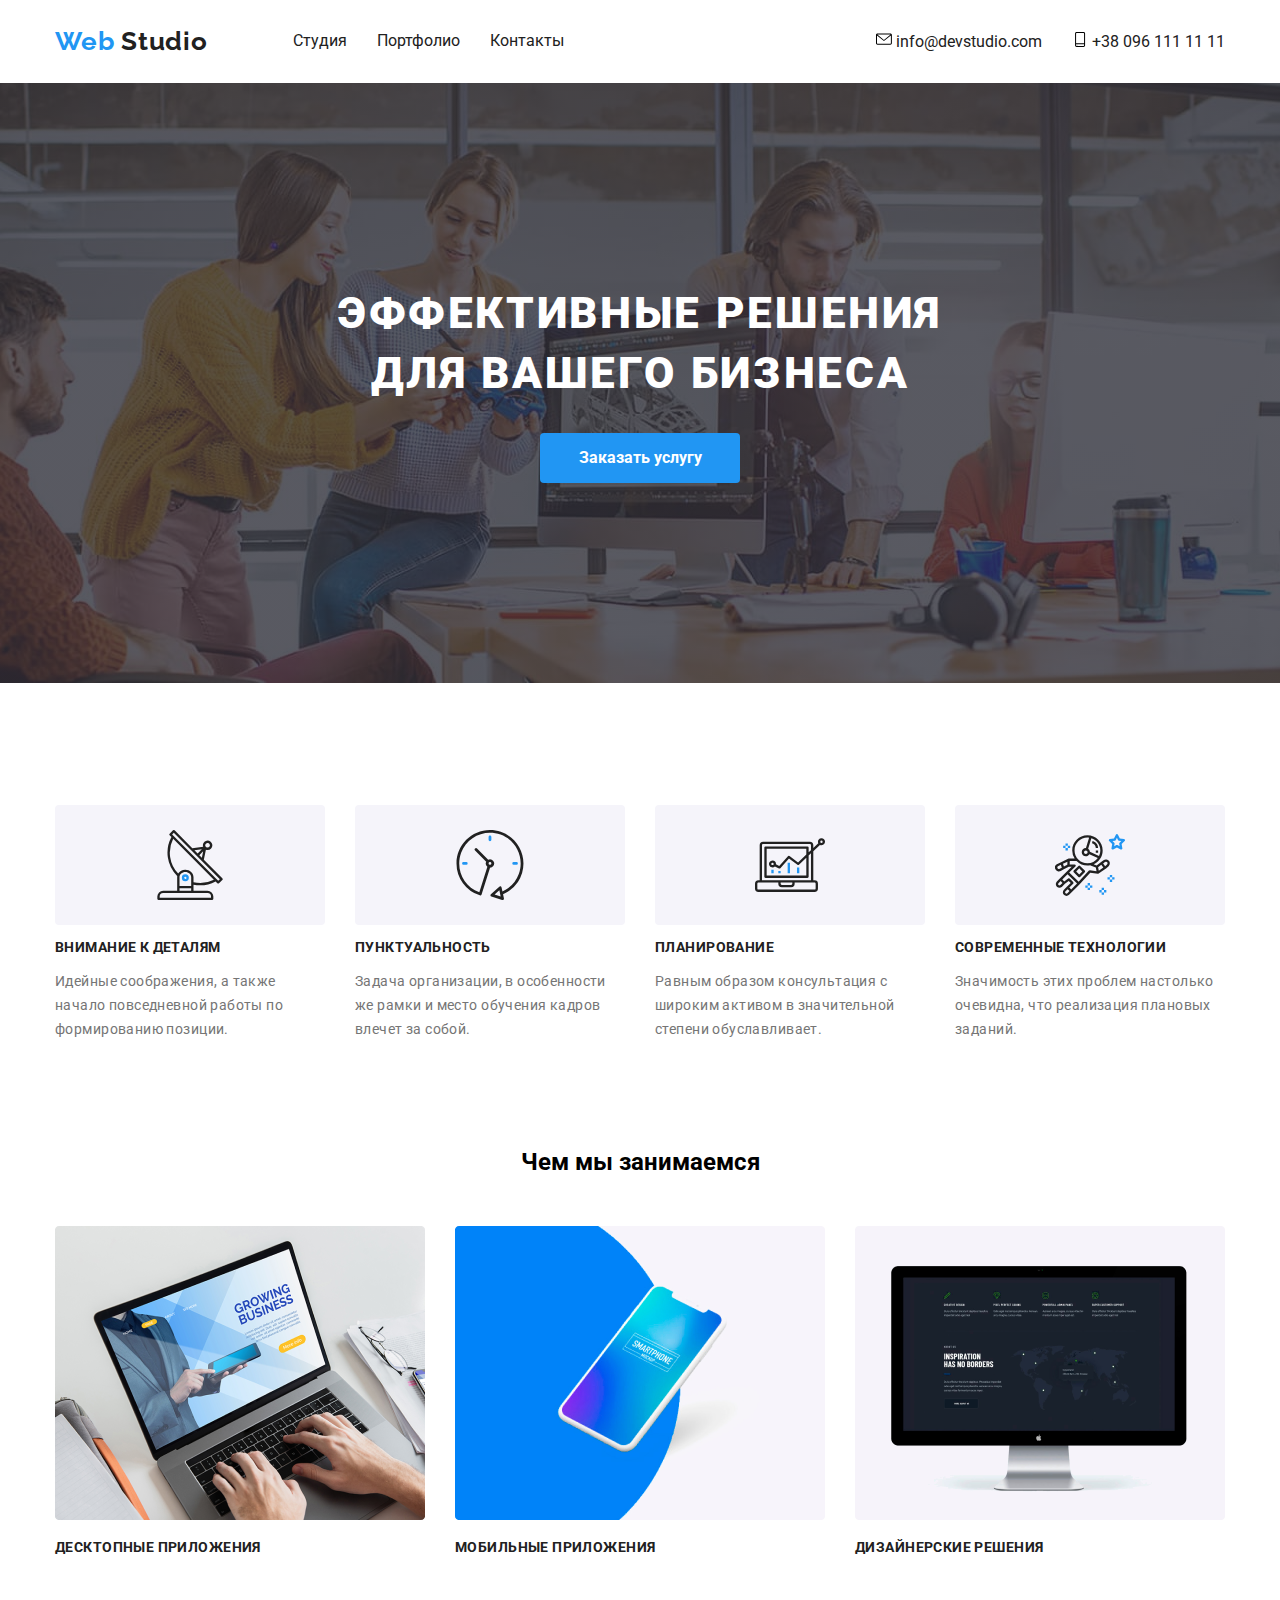
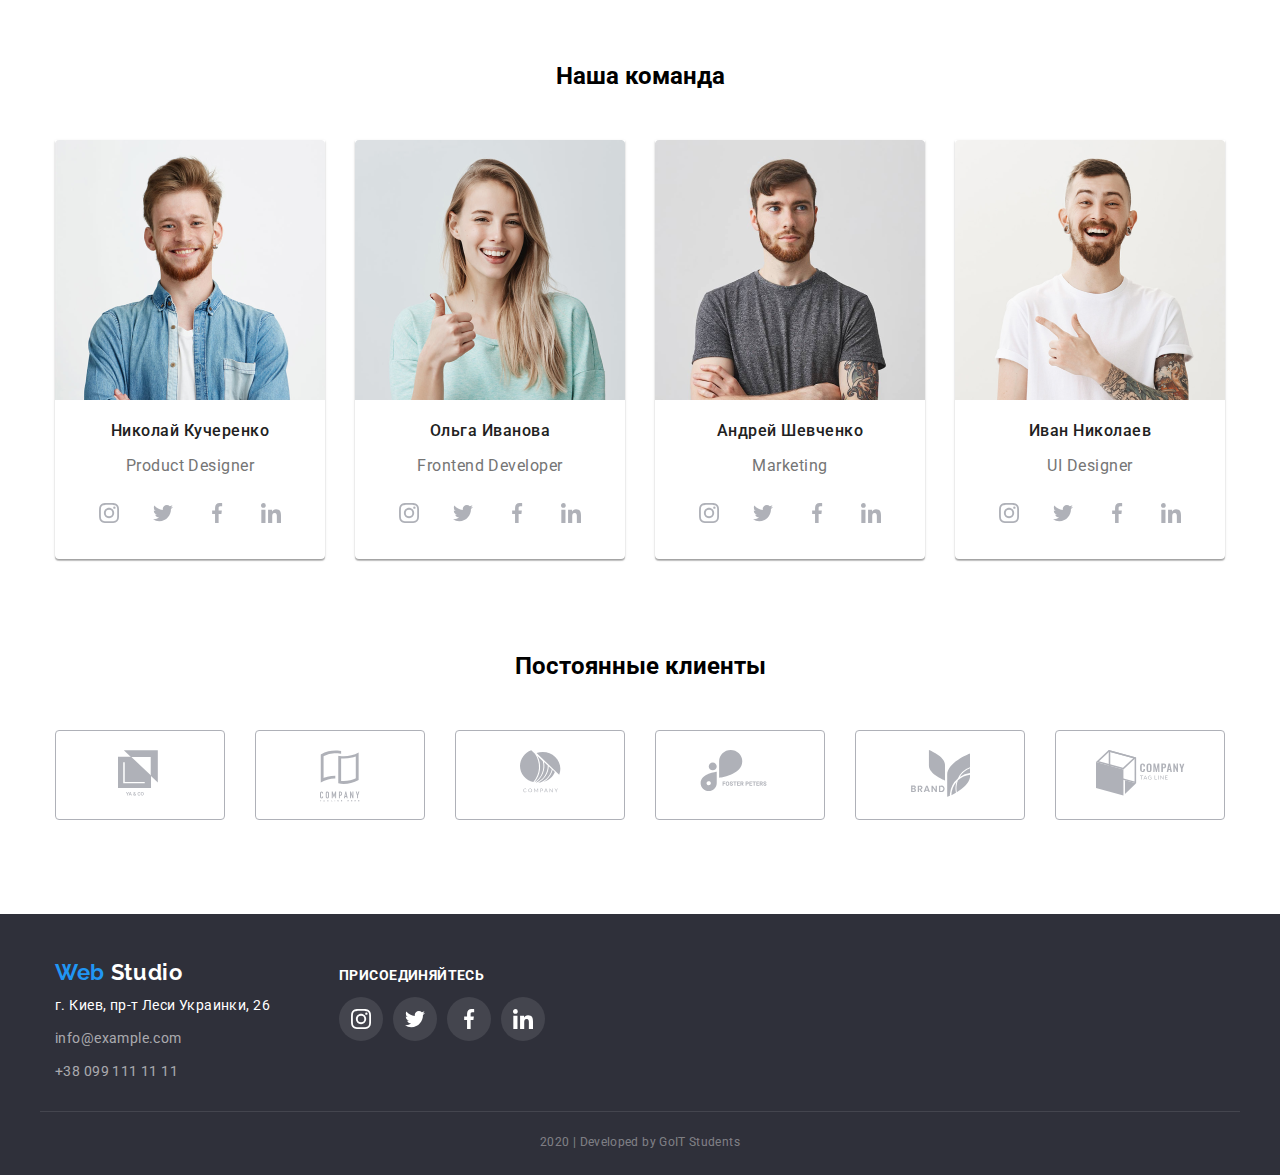
<file: index.html>
<!DOCTYPE html>
<html lang="en">
<head>
    <meta charset="UTF-8">
    <meta name="viewport" content="width=device-width, initial-scale=1.0">
    <title>web_studio.v.1</title>
    <link rel="stylesheet" href="https://cdnjs.cloudflare.com/ajax/libs/modern-normalize/0.6.0/modern-normalize.min.css">
    <link href="https://fonts.googleapis.com/css2?family=Raleway:wght@700&family=Roboto:wght@400;500;700&display=swap" rel="stylesheet">
    <link rel="stylesheet" href="./css/style.css">
</head>
<body class="page">
<!--шапка страницы-->
    <header class="content">
        <nav class="main-nav">
            <a class="logo" href="index.html">
            <p><span class="logo-color">Web</span> Studio</p>
            </a>

            <ul class="site-nav list">
                <li class="item"> <a class="link" href="./index.html">Студия</a> </li>
                <li class="item"> <a class="link" href="./portfolio.html">Портфолио</a> </li>
                <li class="item"> <a class="link" href="">Контакты</a> </li>
            </ul>
            
            <address class="address-list">
                
                <ul class="list address-list">
                    <li class="item">
                        <a class="contacts link" href="mailto:info@devstudio.com">
                            <svg class="mail-icon"><use href="./img/symbol-defs2.svg#icon-mail"></use></svg>
                            info@devstudio.com</a>
                    </li>
                    <li class="item">
                        <a class="contacts link" href="tel:+380961111111">
                            <svg class="mail-icon"><use href="./img/symbol-defs2.svg#icon-phone"></use></svg>
                            +38 096 111 11 11</a>
                    </li>
                </ul>
            
            </address>
        
        
        </nav>  
    </header>
    <main>
        
            <!--герой-->
    <div class="hero-bgc">
        <section class="hero content">
            <h1 class="hero-title">Эффективные решения для вашего бизнеса</h1>
            <a class="button-link link" href="">Заказать услугу</a>
        </section>
    </div>    

            <!--Преимущества-->
            
        <section class="section-margin content">
            <h2 class="killer-margin">Наши преимущества</h2> <!--делаем не видимым в css, обозначает блок информации-->
            <ul class="advantages list">
                <li class="advantages-item"> 
                    <div class="pict_position">
                        <svg class="advantages-icon"><use href="./img/symbol-defs2.svg#icon-antena"></use></svg>
                    </div>
                    <h3 class="section-title">Внимание к деталям</h3> 
                    <p class="section-item">Идейные соображения, а также начало повседневной работы по формированию позиции.</p>   
                </li>

                <li class="advantages-item">
                    <div class="pict_position">
                        <svg class="advantages-icon"><use href="./img/symbol-defs2.svg#icon-clock"></use></svg>
                    </div>
                    <h3 class="section-title">Пунктуальность</h3>
                    <p class="section-item">Задача организации, в особенности же рамки и место обучения кадров влечет за собой.</p> 
                </li>

                <li class="advantages-item">
                    <div class="pict_position">
                        <svg class="advantages-icon"><use href="./img/symbol-defs2.svg#icon-diagram"></use></svg>
                    </div>
                    <h3 class="section-title">Планирование</h3> 
                    <p class="section-item">Равным образом консультация с широким активом в значительной степени обуславливает.</p>
                </li>

                <li class="advantages-item">
                    <div class="pict_position">
                        <svg class="advantages-icon"><use href="./img/symbol-defs2.svg#icon-astronaut"></use></svg>
                    </div>
                    <h3 class="section-title">Современные технологии</h3>
                    <p class="section-item">Значимость этих проблем настолько очевидна, что реализация плановых заданий.</p>  
                </li>
            </ul>
        </section>
         

            <!--Чем занимаемся-->
        <section class="section-margin content">
            <h2 class="h2-title">Чем мы занимаемся </h2>
            <ul class="work list">
                <li class="work-item"> 
                    <a href=""> <img src="./img/img1.png" alt="laptop"></a>
                    <h3 class="section-title">Десктопные приложения</h3>
                </li>
                <li class="work-item"> 
                    <a href=""> <img src="./img/box.png" alt="smartphone"></a> 
                    <h3 class="section-title">Мобильные приложения</h3></li>
                <li class="work-item"> 
                    <a href=""> <img src="./img/img.png" alt="monitor"></a> 
                    <h3 class="section-title">Дизайнерские решения</h3></li>
            </ul>
        </section>
            

            <!--Наша команда-->
        <section class="content section-margin">
            <h2 class="h2-title">Наша команда</h2>
            <ul class="team list">
                <li class="team-item"> 
                    <img src="./img/img(0).png" alt="John Smith">
                    <h3 class="name">Николай Кучеренко</h3>
                    <p class="function">Product Designer</p> 
                    <!-- список пока не стилизуем, чтобы его было видно визуально -->
                        <ul class="social list">  
                            <li class="social-item"><a href="" aria-label="instagram">
                                <svg class="social-icon">
                                <use href="./img/symbol-defs2.svg#icon-instagram"></use>
                                </svg></a>
                            </li>
                            <li class="social-item"><a href="" aria-label="twitter">
                                <svg class="social-icon">
                                <use href="./img/symbol-defs2.svg#icon-twitter"></use>
                                </svg></a>
                            </li>
                            <li class="social-item"><a href="" aria-label="facebook">
                                <svg class="social-icon">
                                <use href="./img/symbol-defs2.svg#icon-facebook"></use>
                                </svg></a>
                            </li>
                            <li class="social-item"><a href="" aria-label="in">
                                <svg class="social-icon">
                                <use href="./img/symbol-defs2.svg#icon-linkedin"></use>
                                </svg></a>
                            </li>
                        </ul>
                        <!--По рекомендации Максима убрали иконки соцсетей, сделаем их в css-->
                </li>
                
                
                <li class="team-item"> 
                    <img src="./img/img(1).png" alt="Marta Stewart">
                    <h3 class="name">Ольга Иванова</h3>
                    <p class="function">Frontend Developer</p> 
                    <!-- список пока не стилизуем, чтобы его было видно визуально -->
                    <ul class="social list">  
                        <li class="social-item"><a href="" aria-label="instagram">
                            <svg class="social-icon">
                            <use href="./img/symbol-defs2.svg#icon-instagram"></use>
                            </svg></a>
                        </li>
                        <li class="social-item"><a href="" aria-label="twitter">
                            <svg class="social-icon">
                            <use href="./img/symbol-defs2.svg#icon-twitter"></use>
                            </svg></a>
                        </li>
                        <li class="social-item"><a href="" aria-label="facebook">
                            <svg class="social-icon">
                            <use href="./img/symbol-defs2.svg#icon-facebook"></use>
                            </svg></a>
                        </li>
                        <li class="social-item"><a href="" aria-label="in">
                            <svg class="social-icon">
                            <use href="./img/symbol-defs2.svg#icon-linkedin"></use>
                            </svg></a>
                        </li>
                    </ul>
                </li>

                <li class="team-item"> 
                    <img src="./img/img(2).png" alt="Robert Jakis">
                    <h3 class="name">Андрей Шевченко</h3>
                    <p class="function">Marketing</p> 
                    <!-- список пока не стилизуем, чтобы его было видно визуально -->
                    <ul class="social list">  
                        <li class="social-item"><a href="" aria-label="instagram">
                            <svg class="social-icon">
                            <use href="./img/symbol-defs2.svg#icon-instagram"></use>
                            </svg></a>
                        </li>
                        <li class="social-item"><a href="" aria-label="twitter">
                            <svg class="social-icon">
                            <use href="./img/symbol-defs2.svg#icon-twitter"></use>
                            </svg></a>
                        </li>
                        <li class="social-item"><a href="" aria-label="facebook">
                            <svg class="social-icon">
                            <use href="./img/symbol-defs2.svg#icon-facebook"></use>
                            </svg></a>
                        </li>
                        <li class="social-item"><a href="" aria-label="in">
                            <svg class="social-icon">
                            <use href="./img/symbol-defs2.svg#icon-linkedin"></use>
                            </svg></a>
                        </li>
                    </ul>
                </li>

                <li class="team-item"> 
                    <img src="./img/img(3).png" alt="Martin Doe">
                    <h3 class="name">Иван Николаев</h3>
                    <p class="function">UI Designer</p> 
                    <!-- список пока не стилизуем, чтобы его было видно визуально -->
                    <ul class="social list">  
                        <li class="social-item"><a href="" aria-label="instagram">
                            <svg class="social-icon">
                            <use href="./img/symbol-defs2.svg#icon-instagram"></use>
                            </svg></a>
                        </li>
                        <li class="social-item"><a href="" aria-label="twitter">
                            <svg class="social-icon">
                            <use href="./img/symbol-defs2.svg#icon-twitter"></use>
                            </svg></a>
                        </li>
                        <li class="social-item"><a href="" aria-label="facebook">
                            <svg class="social-icon">
                            <use href="./img/symbol-defs2.svg#icon-facebook"></use>
                            </svg></a>
                        </li>
                        <li class="social-item"><a href="" aria-label="in">
                            <svg class="social-icon">
                            <use href="./img/symbol-defs2.svg#icon-linkedin"></use>
                            </svg></a>
                        </li>
                    </ul>
                </li>
            </ul>
        </section>
            
            <!--Постоянные клиенты-->
        <section class="content section-margin">
            <h2 class="h2-title">Постоянные клиенты</h2>
            <ul class="clients list">
                <li class="clients-item"><a class="clients-link" href=""><svg class="clients-icon1"><use href="./img/symbol-defs2.svg#icon-logo-1"></use></svg></a></li>
                <li class="clients-item"><a class="clients-link" href=""><svg class="clients-icon2"><use href="./img/symbol-defs2.svg#icon-logo-2"></use></svg></a></li>
                <li class="clients-item"><a class="clients-link" href=""><svg class="clients-icon3"><use href="./img/symbol-defs2.svg#icon-logo-3"></use></svg></a></li>
                <li class="clients-item"><a class="clients-link" href=""><svg class="clients-icon4"><use href="./img/symbol-defs2.svg#icon-logo-4"></use></svg></a></li>
                <li class="clients-item"><a class="clients-link" href=""><svg class="clients-icon5"><use href="./img/symbol-defs2.svg#icon-logo-5"></use></svg></a></li>
                <li class="clients-item"><a class="clients-link" href=""><svg class="clients-icon6"><use href="./img/symbol-defs2.svg#icon-logo-6"></use></svg></a></li>
            </ul>
        </section>
            
        
    </main>

        <!--Подвал-->
    <footer class="section-margin footer">
        <div class="content footer-contacts">
            <div class="column-one">
                <a class="footer-logo" href="index.html">
                    <p class="logo-margin"><span class="logo-color">Web</span> Studio</p>
                </a>
                <address class="footer-address tel-mail">
                    <p class="footer-address-item">г. Киев, пр-т Леси Украинки, 26</p>
                    <a class="link tel-mail-link" href="mailto:info@example.com" >info@example.com</a>
                    <a class="link tel-mail-link" href="tel:+380991111111">+38 099 111 11 11</a>
                </address>
            
            </div>
            <div class="column-two"> 
                <p class="connecting">присоединяйтесь</p>
                <ul class="social list">  
                    <li class="social-item"><a href="" aria-label="instagram">
                        <svg class="social-icon">
                        <use href="./img/symbol-defs2.svg#icon-instagram"></use>
                        </svg></a>
                    </li>
                    <li class="social-item"><a href="" aria-label="twitter">
                        <svg class="social-icon">
                        <use href="./img/symbol-defs2.svg#icon-twitter"></use>
                        </svg></a>
                    </li>
                    <li class="social-item"><a href="" aria-label="facebook">
                        <svg class="social-icon">
                        <use href="./img/symbol-defs2.svg#icon-facebook"></use>
                        </svg></a>
                    </li>
                    <li class="social-item"><a href="" aria-label="in">
                        <svg class="social-icon">
                        <use href="./img/symbol-defs2.svg#icon-linkedin"></use>
                        </svg></a>
                    </li>
                </ul>
            </div>       
        </div>       
              <div class="content dev_border"><p class="developed">2020 | Developed by GoIT Students </p></div>
      
    </footer>
</body>
</html>
</file>
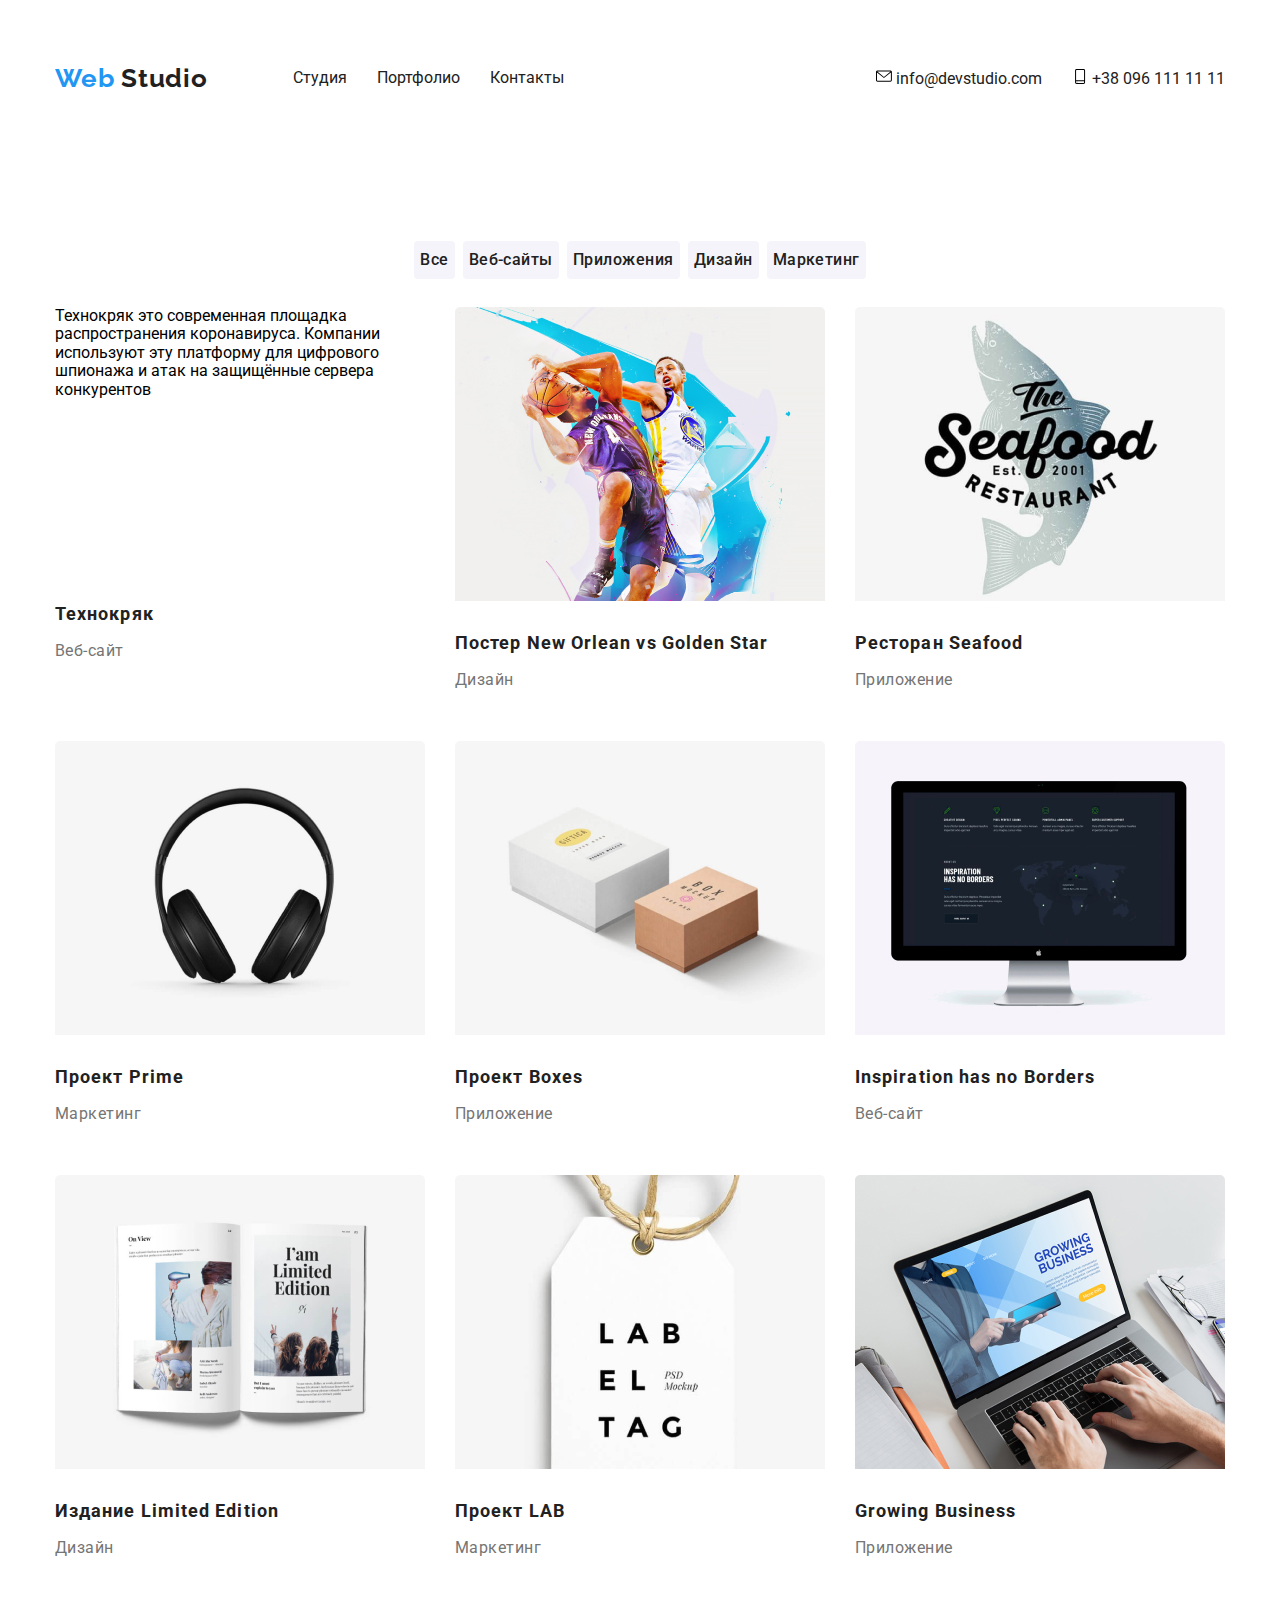
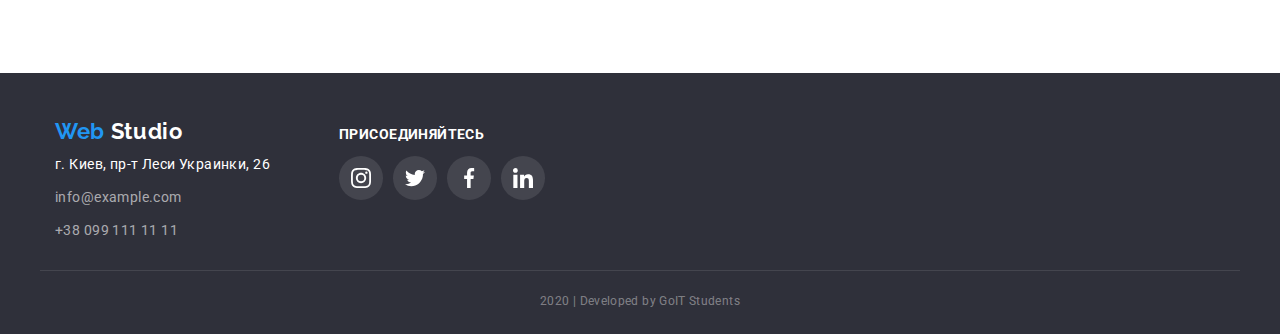
<file: portfolio.html>
<!DOCTYPE html>
<html lang="en">
<head>
    <meta charset="UTF-8">
    <meta name="viewport" content="width=device-width, initial-scale=1.0">
    <title>web_studio.v.2</title>
    <link rel="stylesheet" href="https://cdnjs.cloudflare.com/ajax/libs/modern-normalize/0.6.0/modern-normalize.min.css">
    <link href="https://fonts.googleapis.com/css2?family=Raleway:wght@700&family=Roboto:wght@400;500;700&display=swap" rel="stylesheet">
    <link rel="stylesheet" href="./css/style.css">
</head>
<body class="page">

    <h1 class="killer-margin">portfolio</h1> <!--сделать невидимым, заголовок страницы-->
    <header class="content">
        <nav class="main-nav">
            <a class="logo" href="index.html">
                <p><span class="logo-color">Web</span> Studio</p>
            </a>

            <ul class="site-nav list">
                <li class="item"> <a class="link" href="./index.html">Студия</a> </li>
                <li class="item"> <a class="link" href="./portfolio.html">Портфолио</a> </li>
                <li class="item"> <a class="link" href="">Контакты</a> </li>
            </ul>
            <address class="address-list">
                <ul class="list address-list">
                    <li class="item">
                        <a class="contacts link" href="mailto:info@devstudio.com">
                            <svg class="mail-icon"><use href="./img/symbol-defs2.svg#icon-mail"></use></svg>
                            info@devstudio.com</a>
                    </li>
                    <li class="item">
                        <a class="contacts link" href="tel:+380961111111">
                            <svg class="mail-icon"><use href="./img/symbol-defs2.svg#icon-phone"></use></svg>
                            +38 096 111 11 11</a>
                    </li>
                </ul>
            </address>
        
        </nav>  
    </header>

    <main>
        <!--блок ссылок 1-->
        <section class="content section-margin">
            <h2 class="killer-margin">блок ссылок 1</h2> <!--сделать невидимым-->
            <ul class="list portfolio-nav">
                <li class="p-nav-item"> <button class="button" type="button">Все</button> 
                <li class="p-nav-item"> <button class="button" type="button">Веб-сайты</button>                   
                <li class="p-nav-item"> <button class="button" type="button">Приложения</button>                   
                <li class="p-nav-item"> <button class="button" type="button">Дизайн</button>                   
                <li class="p-nav-item"> <button class="button" type="button">Маркетинг</button>                   
            </ul>
        </section>

        <section class="content examples">
            <h2 class="killer-margin">блок ссылок 2</h2>
            <ul class="list examples">
                <li class="card">
                    <p class="card-text">Технокряк это современная площадка распространения коронавируса.
                        Компании используют эту платформу для цифрового шпионажа и атак
                         на защищённые сервера конкурентов</p>
                    <a class="card-link" href=""><img src="./img/img_hw2/wite_img.jpg" alt="Технокряк"></a>
                    <h3 class="examples-title">Технокряк</h3>
                   
                    <p class="examples-item">Веб-сайт</p>
                </li>
                <li class="card">
                    <a href=""><img src="./img/img_hw2/img.jpg" alt="Баскетбол"></a>
                    <h3 class="examples-title">Постер New Orlean vs Golden Star</h3>
                    <p class="examples-item">Дизайн</p>
                </li>
                <li class="card">
                    <a href=""><img src="./img/img_hw2/img1.jpg" alt="Ресторан_Seafood"></a>
                    <h3 class="examples-title">Ресторан Seafood</h3>
                    <p class="examples-item">Приложение</p>
                </li>

                <li class="card">
                    <a href=""><img src="./img/img_hw2/img2.jpg" alt="Наушники"></a>
                    <h3 class="examples-title">Проект Prime</h3>
                    <p class="examples-item">Маркетинг</p>
                </li>

                <li class="card">
                    <a href=""><img src="./img/img_hw2/img3.jpg" alt="Коробки"></a>
                    <h3 class="examples-title">Проект Boxes</h3>
                    <p class="examples-item">Приложение</p>
                </li>

                <li class="card">
                    <a href=""><img src="./img/img_hw2/img4.jpg" alt="Монитор"></a>
                    <h3 class="examples-title">Inspiration has no Borders</h3>
                    <p class="examples-item">Веб-сайт</p>
                </li>

                <li class="card">
                    <a href=""><img src="./img/img_hw2/img5.jpg" alt="Журнал"></a>
                    <h3 class="examples-title">Издание Limited Edition</h3>
                    <p class="examples-item">Дизайн</p>
                </li>

                <li class="card">
                    <a href=""><img src="./img/img_hw2/img6.jpg" alt="Лейба"></a>
                    <h3 class="examples-title">Проект LAB</h3>
                    <p class="examples-item">Маркетинг</p>
                </li>
                <li class="card">
                    <a href=""><img src="./img/img_hw2/img7.jpg" alt="Ноутбук"></a>
                    <h3 class="examples-title">Growing Business</h3>
                    <p class="examples-item">Приложение</p>
                </li>
                
            </ul>
        </section>
    </main>

    <footer class="section-margin footer">
        <div class="content footer-contacts">
            <div class="column-one">
                <a class="footer-logo" href="index.html">
                    <p class="logo-margin"><span class="logo-color">Web</span> Studio</p>
                </a>
                <address class="footer-address tel-mail">
                    <p class="footer-address-item">г. Киев, пр-т Леси Украинки, 26</p>
                    <a class="link tel-mail-link" href="mailto:info@example.com" >info@example.com</a>
                    <a class="link tel-mail-link" href="tel:+380991111111">+38 099 111 11 11</a>
                </address>
            
            </div>
            <div class="column-two"> 
                <p class="connecting">присоединяйтесь</p>
                <ul class="social list">  
                    <li class="social-item"><a href="" aria-label="instagram">
                        <svg class="social-icon">
                        <use href="./img/symbol-defs2.svg#icon-instagram"></use>
                        </svg></a>
                    </li>
                    <li class="social-item"><a href="" aria-label="twitter">
                        <svg class="social-icon">
                        <use href="./img/symbol-defs2.svg#icon-twitter"></use>
                        </svg></a>
                    </li>
                    <li class="social-item"><a href="" aria-label="facebook">
                        <svg class="social-icon">
                        <use href="./img/symbol-defs2.svg#icon-facebook"></use>
                        </svg></a>
                    </li>
                    <li class="social-item"><a href="" aria-label="in">
                        <svg class="social-icon">
                        <use href="./img/symbol-defs2.svg#icon-linkedin"></use>
                        </svg></a>
                    </li>
                </ul>
            </div>       
        </div>       
        <div class="content dev_border"><p class="developed">2020 | Developed by GoIT Students </p></div>
      
    </footer>
</body>
</html>
</file>
<file: css/style.css>
/* задаем стандартные цвета */
:root {
--primary-text-color: #212121;
--title-text-color: #757575;
--accent-color: #2196F3;
--white-color: #fff;
}
/* задаем цвет страницы базовый */
.page {
    background-color: #fff;
    font-family: 'Roboto', sans-serif;
    box-sizing: border-box;
}
.list {
    list-style: none;
    padding: 0;
    margin: 0;
    
}

.address-list {
    display: flex;
    margin-left: auto;
}

.mail-icon {
    width: 16px;
    height: 15px;
}

/* стилизуем логотип */
.logo {
    font-family: Raleway;
    font-weight: bold;
    font-size: 26px;
    line-height: 31px;
    letter-spacing: 0.03em;
    text-decoration: none;
    color: var(--primary-text-color);
}
.logo-portfolio {
    font-family: Raleway;
    font-weight: bold;
    font-size: 26px;
    line-height: 31px;
    letter-spacing: 0.03em;
    text-shadow:0px 4px 4px rgba(0, 0, 0, 0.25), 0px 4px 4px rgba(0, 0, 0, 0.25), 0px 4px 4px rgba(0, 0, 0, 0.25), 0px 4px 4px rgba(0, 0, 0, 0.25);
    color: var(--primary-text-color);
}

.logo-color {
    color: var(--accent-color);
}

/* стилизуем навигацию и контакты */
.site-nav {
    font-family: 'Roboto', sans-serif;
    display: flex;
    margin-left: 85px;
}
.site-nav .item {
    margin-left: auto;
    
}
.site-nav .item:not(:last-child) {
    margin-right: 50px;
}
.site-nav .link {
    display: block;
    color: var(--primary-text-color);
    font-family: 'Roboto', sans-serif;
    padding-top:24px;
    padding-bottom: 25px;
    
}

.list .item:not(:last-child) {
margin-right: 30px;
}

.main-nav {
    display: flex;
    align-items: center;  
}

.link {
    text-decoration: none;
}

.site-nav .link:hover, .site-nav .link:focus {
    color: var(--accent-color);
}

.contacts {
        color: var(--primary-text-color);
        font-style: normal;
}
.contacts:hover {
    color: var(--accent-color);
}

.contacts:hover svg {
    fill: var(--accent-color);
}

.hero {
    width: 600px;
    padding: 200px 0px;
       
}
.hero-bgc {
    max-width: 1600px;
    max-height: 600px;
    margin-left: auto;
    margin-right: auto;
    background-repeat: no-repeat;
    background-position: center;
    background-image: linear-gradient(rgba(47, 48, 58, 0.8), rgba(47, 48, 58, 0.8)
    ), url(../img/hw4/hero.jpg);  
     
}


.hero-title {
    font-family: Roboto;
    font-weight: 900;
    font-size: 44px;
    line-height: 60px;
    text-align: center;
    letter-spacing: 0.06em;
    text-transform: uppercase;
    max-width: 696px;
    margin-left: auto;
    margin-right: auto;
    margin-bottom: 30px;
    margin-top: 0px;
    color: var(--white-color);
    

}
.button-link {
    display: block;
    font-family: Roboto;
    font-weight: bold;
    font-size: 16px;
    line-height: 30px;
    text-align: center;
    margin-left: auto;
    margin-right: auto;
    width: 200px;
    color: var(--white-color);
    background-color:var(--accent-color);
    border-radius: 4px;
    padding: 10px 32px;
}

.advantages {
    display: flex;
}

.advantages-item:not(:last-child) {
    margin-right: 30px;

}

.advantages-icon {
    width: 70px;
    height: 70px;
}

.work {
    display: flex;
}
.work-item:not(:last-child) {
margin-right: 30px;
}

.team {
    display: flex;
}

.team-item:not(:last-child) {
margin-right: 30px;
}

.team-item {
    box-shadow: 0px 2px 1px rgba(0, 0, 0, 0.2), 0px 1px 1px rgba(0, 0, 0, 0.14), 0px 1px 3px rgba(0, 0, 0, 0.12);
border-radius: 0px 0px 4px 4px;
}

.social {
    display: flex;
    justify-content: center;
}
.social-item {
    margin-bottom: 24px;
    width: 44px;
    height: 44px;
    padding: 12px;
    
    
}
.social-item:hover, .social-item :focus {
    background-color: var(--accent-color);
    border-radius: 100px;
}
.social-item + .social-item {
    margin-left: 10px;
}

.social-icon {
    width: 20px;
    height: 20px;
    fill: #AFB1B8;
     
}

.social-item:hover svg, .social-item :focus svg {
fill: #fff;
}

.clients-icon1 {
width: 44px;
height: 49px;
fill: #AFB1B8;
}

   


.clients-icon2 {
    width: 40px;
    height: 52px;
    fill: #AFB1B8;
    }

.clients-icon3 {
    width: 41px;
    height: 43px;
    fill: #AFB1B8;
    }

.clients-icon4 {
    width: 80px;
    height: 42px;
    fill: #AFB1B8;
    }

.clients-icon5 {
    width: 59px;
    height: 47px;
    fill: #AFB1B8;
    }

.clients-icon6 {
    width: 89px;
    height: 46px;
    fill: #AFB1B8;
    }

.clients-item :hover svg, .clients-item :focus svg{
    fill: var(--accent-color);
    
}

.clients-item :hover, .clients-item :focus {
    border-color: var(--accent-color);
}
    




.footer .social-icon {
    fill: white;
}
.footer .social-item {
    background-color: rgba(255, 255, 255, 0.1);
    border-radius: 100px;
}
.footer .social-item:hover, .social-item:focus {
    background-color: var(--accent-color);
}

.section-title {
    font-family: Roboto;
    font-weight: bold;
    font-size: 14px;
    line-height: 16px;
    letter-spacing: 0.03em;
    text-transform: uppercase;
    color: var(--primary-text-color);
}
.section-item {
    font-family: Roboto;
    font-weight: normal;
    font-size: 14px;
    line-height: 24px;
    letter-spacing: 0.03em;
    color: var(--title-text-color);
    text-align: left;
    width: 270px;
}

.section-margin {
    margin-top: 94px;
}

.pict_position {
    width: 270px;
    height: 120px;
    padding: 25px 100px;
    background-color: #F5F4FA;
    border-radius: 4px;
}

.h2-title {     
    text-align: center;
    margin-bottom: 50px;
    margin-top: 0px;
}

/* .team {
    padding: 94px 0px;
} */

/* .bgc-section-item {
    background: white;
} */

/* .bgc-section-item :nth-child(2n) {
    background: #F5F4FA;
    
} */

.name {
    font-family: Roboto;
    font-weight: 500;
    font-size: 16px;
    line-height: 19px;
    text-align: center;
    letter-spacing: 0.03em;
    color: var(--primary-text-color);
}
.function {
    font-family: Roboto;
    font-weight: normal;
    font-size: 16px;
    line-height: 19px;
    text-align: center;
    letter-spacing: 0.03em;
    color: var(--title-text-color);
}

.clients {
    display: flex;
    justify-content: space-between;
}

.clients-item {
    width: 170px;
    height: 90px;
      
}

.clients-link {
    display: inline-block;
    width: 170px;
    height: 90px;
    border-radius: 4px;
    border: solid #AFB1B8;
    border-width: 1px;
    text-align: center;
    padding: 19px 0px;
}

.footer-logo {
    font-size: 22px;
    line-height: 26px;
    font-family: Raleway;
    font-weight: bold;
    letter-spacing: 0.03em;
    text-decoration: none;
    color:var(--white-color);
    
}


.footer-address {
    font-family: Roboto;
    font-style: normal;
    font-weight: normal;
    font-size: 14px;
    line-height: 24px;
    letter-spacing: 0.03em;
    color: var(--white-color);
    }

.footer-address-item {
    margin-top: 8px;
    margin-bottom: 0;
}

.logo-margin {
    margin-bottom: 0;
    margin-top: 45px;
}

.tel-mail-link {
    margin-top: 9px;
}

.column-one {
    margin-right: 69px;
}




.connecting {
    font-family: Roboto;
    font-style: normal;
    font-weight: bold;
    font-size: 14px;
    line-height: 16px;
    letter-spacing: 0.03em;
    text-transform: uppercase;
    color: var(--white-color);
    
}
.developed {
    font-family: Roboto;
    font-style: normal;
    font-weight: normal;
    font-size: 12px;
    line-height: 24px;
    text-align: center;
    letter-spacing: 0.03em;
    color: rgba(255, 255, 255, 0.4);
    margin-top: 0;
    margin-bottom: 0;
    
}

.dev_border {
    border-top: 1px solid rgba(255, 255, 255, 0.1);
    padding-top: 18px;
}
.button {
    font-family: Roboto;
    font-style: normal;
    font-weight: 500;
    font-size: 16px;
    line-height: 26px;
    text-align: center;
    letter-spacing: 0.03em;
    color: var(--primary-text-color);
    background-color: #F5F4FA;
    border-radius: 4px;
    border: transparent;
    height: 38px;
}
.button:hover {
    background-color: var(--accent-color);
    color: white;
}


.content {
width: 1200px;
padding-left: 15px;
padding-right: 15px;
margin-right: auto;
margin-left: auto;
}

.footer {
    background-color: #2F303A;
    padding-bottom: 21px;
}

.footer-address .link {
color: rgba(255, 255, 255, 0.6);
}

.column {
    width: 231px;
    text-align: left;
}

.footer-contacts {
    display: flex;
    justify-content: start;
    align-items: baseline;
    margin-bottom: 28px;
}
.tel-mail {
    display: flex;
    flex-direction: column;
    justify-content: baseline;
}

.killer-margin {
    margin-top: 0;
    margin-bottom: 0;
    color: transparent;
}

.portfolio-nav {
    display: flex;
    justify-content: center;
    
}
.p-nav-item + .p-nav-item {
    margin-left: 8px;
}

.examples {
    display: flex;
    flex-wrap: wrap;
}
.examples .card {
    width: 370px;
    margin-right: 30px;
    height: 404px;
    margin-bottom: 30px;
}
.card:nth-child(3n) {
    margin-right: 0;
}
.card:nth-last-child(-n + 3) {
    margin-bottom: 0;
}
.card-text {
    margin-top: 0;
    
}





.examples-title {
    font-family: Roboto;
    font-style: normal;
    font-weight: bold;
    font-size: 18px;
    line-height: 36px;
    letter-spacing: 0.06em;
    color: var(--primary-text-color);
    margin-top: 20px;
    margin-bottom: 4px;
}
.examples-item {
    font-family: Roboto;
    font-style: normal;
    font-weight: normal;
    font-size: 16px;
    line-height: 30px;
    letter-spacing: 0.03em;
    color: var(--title-text-color);
    margin-top: 0;
    margin-bottom: 20px;
}
</file>
